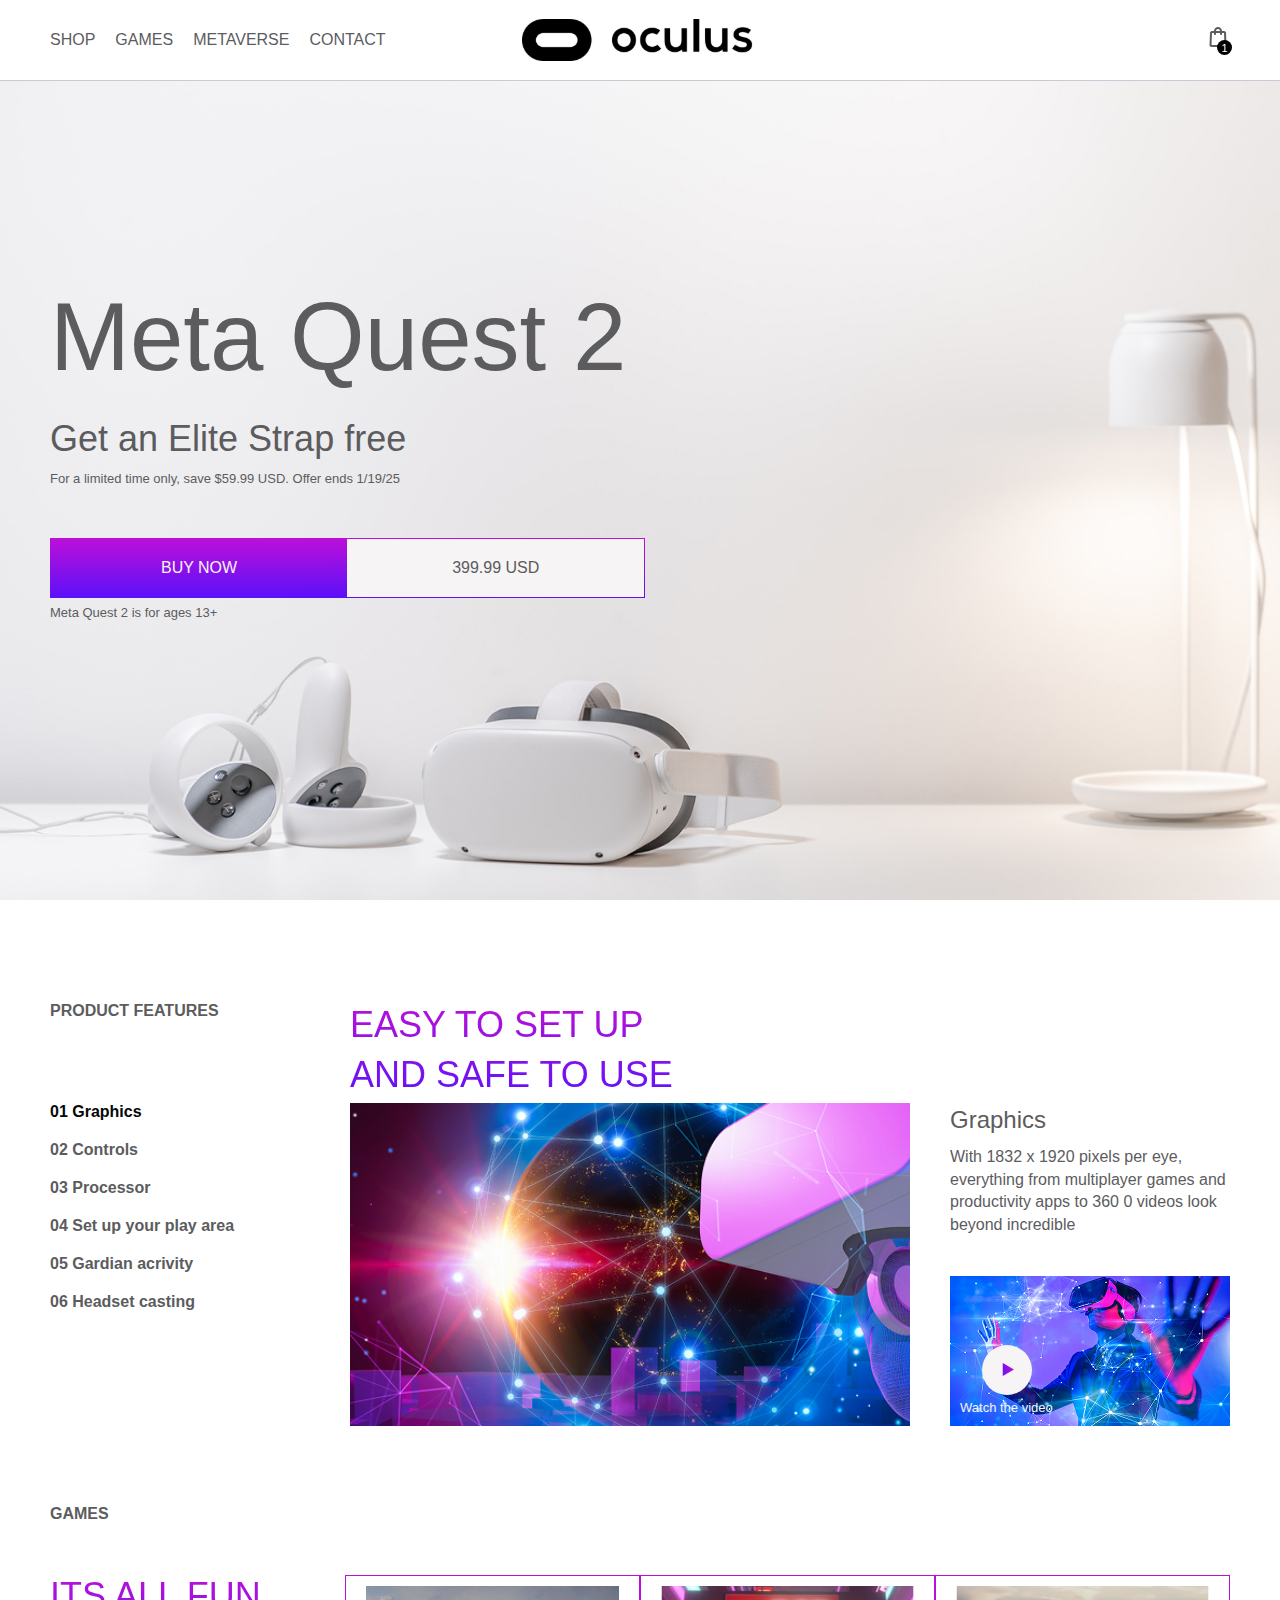
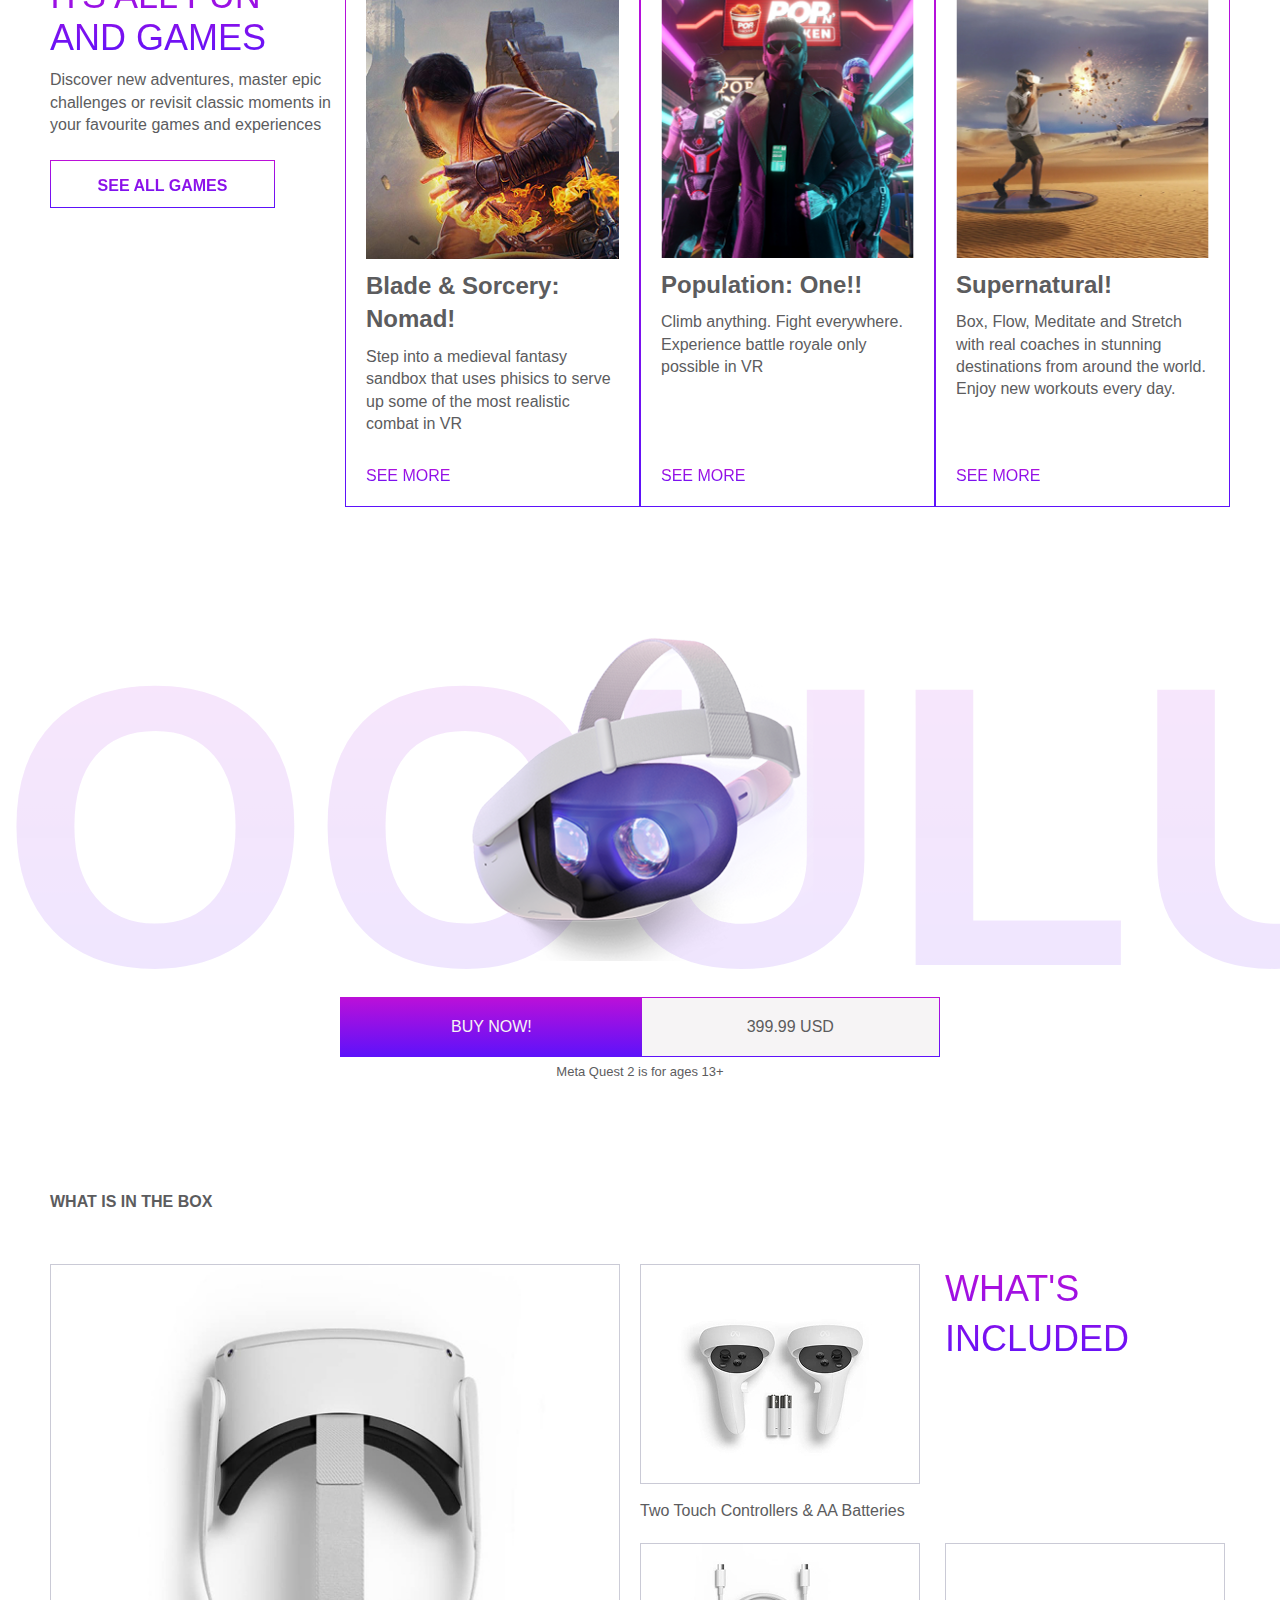
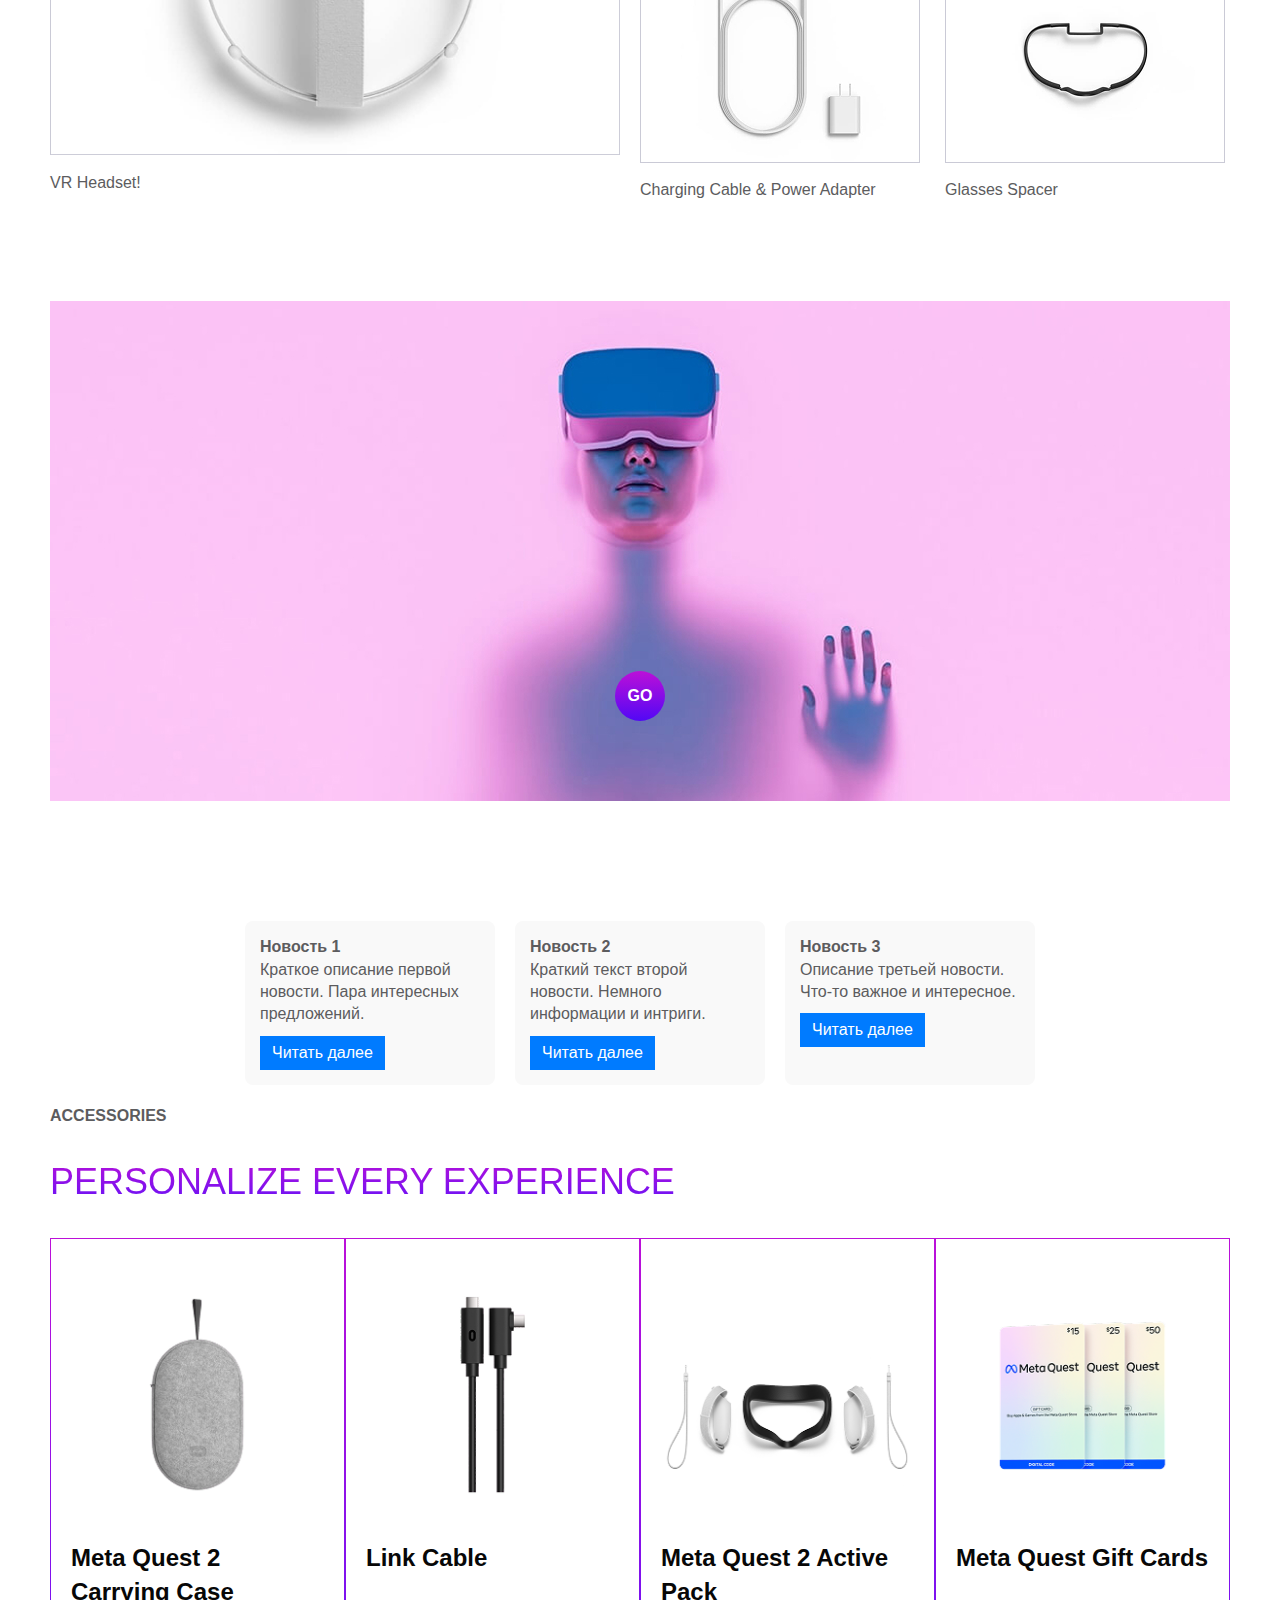
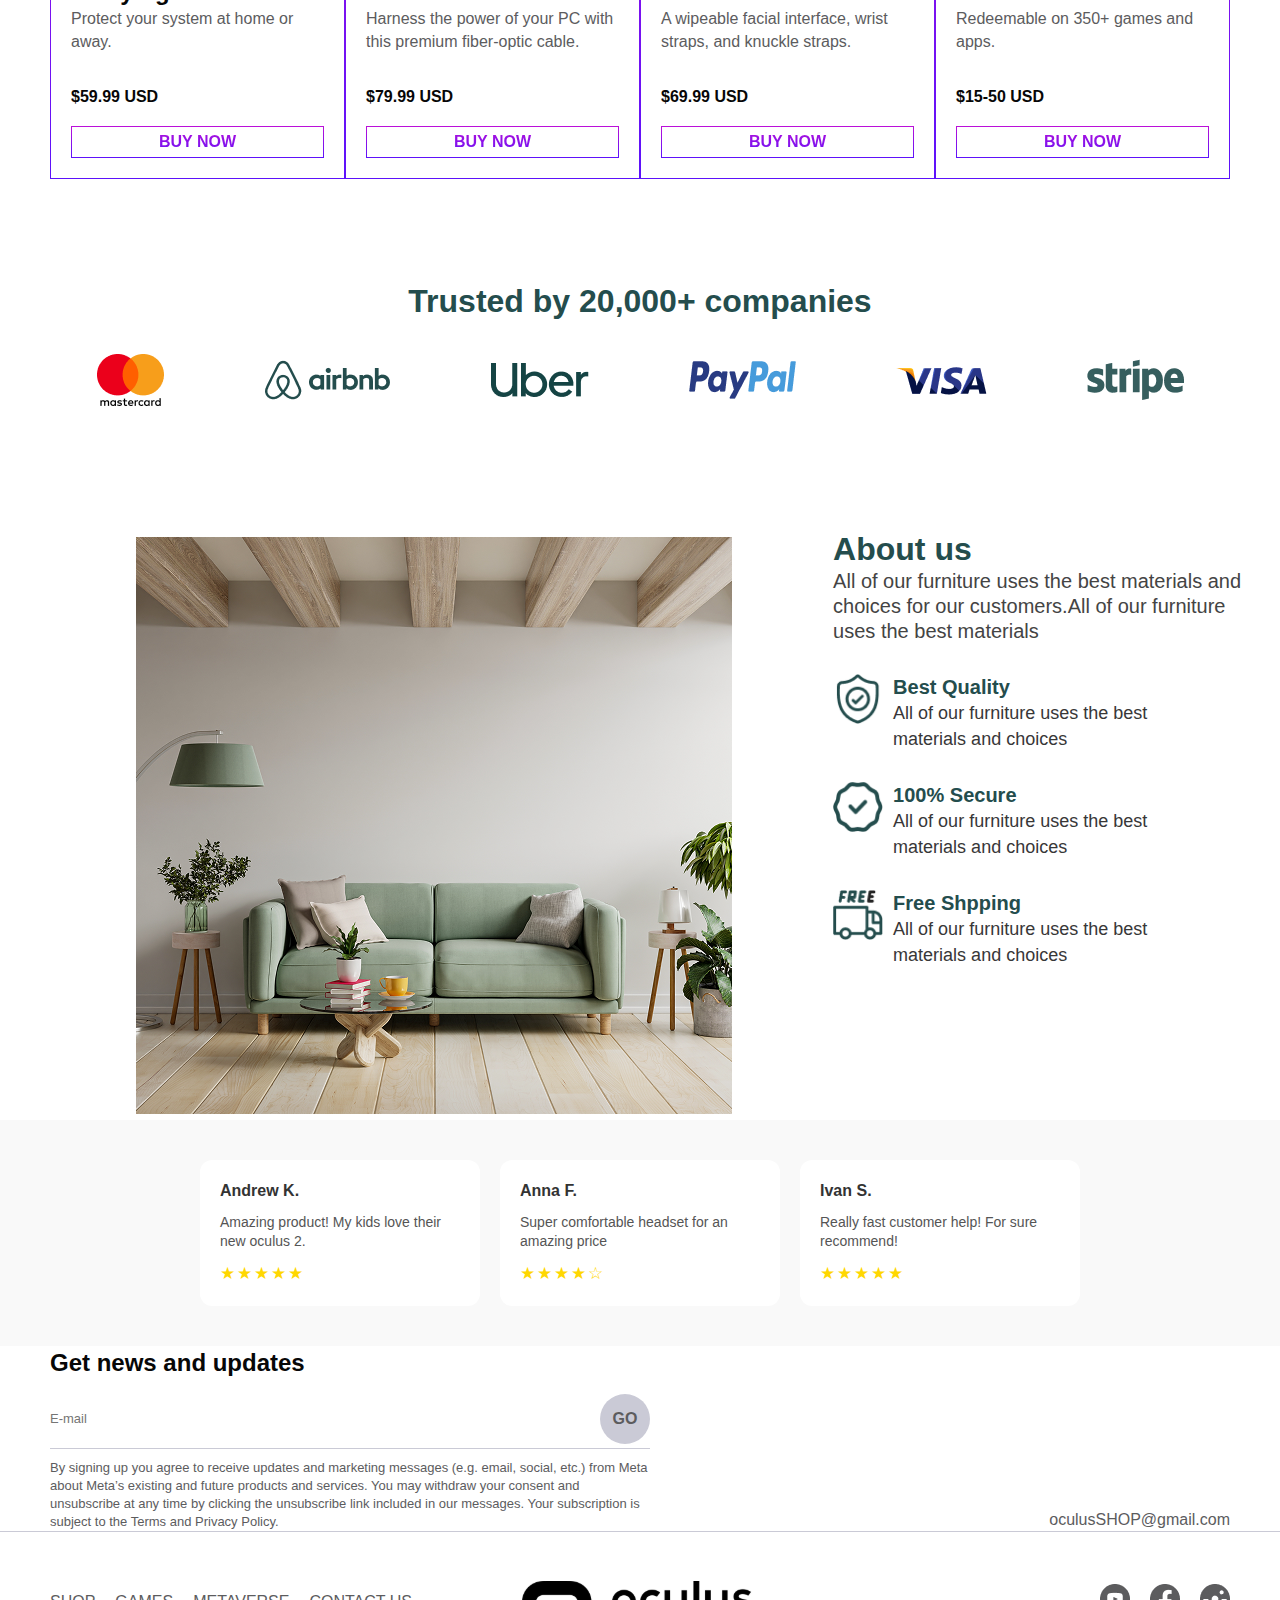
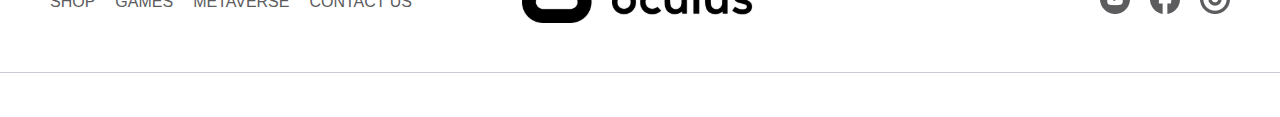
<file: index.html>
<!DOCTYPE html>
<html lang="en">
<head>
    <meta charset="UTF-8">
    <meta name="viewport" content="width=device-width, initial-scale=1.0">
    <title>Document</title>
    <link rel="stylesheet" href="css/reset.css">
    <link rel="stylesheet" href="css/style.css">
</head>
<body>
   
    <header class="header">
        <div class="container">
            <nav class="nav">
              <button class="menu-btn">
                <span></span>
                <span></span>
                 <span></span>
              </button>
                <ul class="menu">
                    <li class="menu__list"><a href="#shop" class="menu__link">SHOP</a></li>
                    <li class="menu__list"><a href="#game" class="menu__link">GAMES</a></li>
                    <li class="menu__list"><a href="#meta" class="menu__link">METAVERSE</a></li>
                    <li class="menu__list"><a href="#con" class="menu__link">CONTACT</a></li>
                </ul>
                <a href="#" class="logo">
                    <img src="images/logo.svg" alt="">
                </a>
                <a href="" class="basket basket--on">
                    <img src="images/basket.svg" alt="">
                    <span>1</span>
                </a>
            </nav>
        </div>
    </header>


   
    <main class="main" id="shop">
        <section class="top">
            <div class="container">
               <h1 class="title">Meta Quest 2</h1>
               <p class="subtitle">Get an Elite Strap free</p>
               <p class="top__text">For a limited time only, save $59.99 USD.
                 Offer ends 1/19/25</p>
                 <button class="buy-btn">
                    <span class="buy-btn__text">BUY NOW</span>
                    <span class="buy-btn__price">399.99 USD</span>
                 </button>
                 <p class="buy__text">
                    Meta Quest 2 is for ages 13+
                 </p>
            </div>
        </section>

      

        <section class="features" id="meta">
            <div class="container">
                <div class="features__titles">
                    <h2 class="features__title section-title">PRODUCT FEATURES</h2>
                    <p class="features__text">Easy to set up and safe to use</p>
                </div>
                <div class="tabs">
                    <div class="tabs__btn">
                        <button class="tabs__btn-item tabs__btn-item--active" data-button="content1">01 Graphics</button>
                        <button class="tabs__btn-item" data-button="content2">02 Controls</button>
                        <button class="tabs__btn-item" data-button="content3">03 Processor</button>
                        <button class="tabs__btn-item" data-button="content4">04 Set up your play area</button>
                        <button class="tabs__btn-item" data-button="content5">05 Gardian acrivity</button>
                        <button class="tabs__btn-item" data-button="content6">06 Headset casting</button>
                      
                    </div>
                    
                   
                    <div class="tabs__content">
                        <div class="tabs__content-item tabs__content-item--active" id="content1">
                            <img class="tabs__content-img" src="images/content.jpg" alt="">
                            <div class="tabs__content-box">
                                <h3>Graphics</h3>
                                <p>With 1832 x 1920 pixels per eye, everything from multiplayer games and productivity apps to 360 0 videos look beyond incredible</p>
                            </div>
                            <div class="video">
                                <button class="video__btn">
                                    <img src="images/play.svg" alt="">
                                </button>
                                <span>Watch the video</span>
                            </div>
                        </div>


                        <div class="tabs__content-item" id="content2">
                            <img class="tabs__content-img" src="images/content.jpg" alt="">
                            <div class="tabs__content-box">
                                <h3>Graphics</h3>
                                <p>With 1832 x 1920 pixels per eye, everything from multiplayer games and productivity apps to 360 0 videos look beyond incredible</p>
                            </div>
                            <div class="video">
                                <button class="video__btn">
                                    <img src="images/play.svg" alt="">
                                </button>
                                <span>Watch the video</span>
                          
                        </div>


                        <div class="tabs__content-item" id="content3">
                            <img class="tabs__content-img" src="images/content.jpg" alt="">
                            <div class="tabs__content-box">
                                <h3>Graphics</h3>
                                <p>With 1832 x 1920 pixels per eye, everything from multiplayer games and productivity apps to 360 0 videos look beyond incredible</p>
                            </div>
                            <div class="video">
                                <button class="video__btn">
                                    <img src="images/play.svg" alt="">
                                </button>
                                <span>Watch the video</span>
                          
                        </div>


                        <div class="tabs__content-item" id="content4">
                            <img class="tabs__content-img" src="images/content.jpg" alt="">
                            <div class="tabs__content-box">
                                <h3>Graphics</h3>
                                <p>With 1832 x 1920 pixels per eye, everything from multiplayer games and productivity apps to 360 0 videos look beyond incredible</p>
                            </div>
                            <div class="video">
                                <button class="video__btn">
                                    <img src="images/play.svg" alt="">
                                </button>
                                <span>Watch the video</span>
                          
                        </div>


                        <div class="tabs__content-item" id="content5">
                            <img class="tabs__content-img" src="images/content.jpg" alt="">
                            <div class="tabs__content-box">
                                <h3>Graphics</h3>
                                <p>With 1832 x 1920 pixels per eye, everything from multiplayer games and productivity apps to 360 0 videos look beyond incredible</p>
                            </div>
                            <div class="video">
                                <button class="video__btn">
                                    <img src="images/play.svg" alt="">
                                </button>
                                <span>Watch the video</span>
                          
                        </div>


                        <div class="tabs__content-item" id="content6">
                            <img class="tabs__content-img" src="images/content.jpg" alt="">
                            <div class="tabs__content-box">
                                <h3>Graphics</h3>
                                <p>With 1832 x 1920 pixels per eye, everything from multiplayer games and productivity apps to 360 0 videos look beyond incredible</p>
                            </div>
                            <div class="video">
                                <button class="video__btn">
                                    <img src="images/play.svg" alt="">
                                </button>
                                <span>Watch the video</span>
                        </div>
                      
                    </div>
                </div>
            </div>
        </section> 



        <section class="game" id="game">
            <div class="container">
              <h2 class="section-title game__title">GAMES</h2>
              <div class="game__inner">
                <div class="game__descr">
                  <p class="game__descr-title">Its all fun and games</p>
                  <p class="game__descr-text">
                    Discover new adventures, master epic challenges or revisit
                    classic moments in your favourite games and experiences
                  </p>
                  <a class="game__link" href="#">SEE ALL GAMES</a>
                </div>
                <div class="game__item">
                  <img class="game__item-img" src="images/img1.jpg" alt="" />
                  <h3 class="game__item-title">Blade & Sorcery: Nomad!</h3>
                  <p class="game__item-text">
                    Step into a medieval fantasy sandbox that uses phisics to serve
                    up some of the most realistic combat in VR
                  </p>
                  <a href="" class="game__item-link">SEE MORE</a>
                </div>
                <div class="game__item">
                  <img class="game__item-img" src="images/img2.jpg" alt="" />
                  <h3 class="game__item-title">Population: One!!</h3>
                  <p class="game__item-text">
                    Climb anything. Fight everywhere. Experience battle royale only
                    possible in VR
                  </p>
                  <a href="" class="game__item-link">SEE MORE</a>
                </div>
                <div class="game__item">
                  <img class="game__item-img" src="images/img3.jpg" alt="" />
                  <h3 class="game__item-title">Supernatural!</h3>
                  <p class="game__item-text">
                    Box, Flow, Meditate and Stretch with real coaches in stunning
                    destinations from around the world. Enjoy new workouts every
                    day.
                  </p>
                  <a href="" class="game__item-link">SEE MORE</a>
                </div>
              </div>
            </div>
          </section>

          <div class="buy">
            <p class="buy__bg">OCULUS</p>
            <img src="images/oculus-galss.png" alt="" class="buy__img">
            <button class="buy-btn">
              <span class="buy-btn__text">BUY NOW!</span>
              <span class="buy-btn__price">399.99 USD</span>
            </button>
            <p class="buy__text">Meta Quest 2 is for ages 13+</p>
          </div>
          
         

          <section class="equipment">
            <div class="container">
              <h2 class="equipment__title section-title"> WHAT IS IN THE BOX</h2>
              <div class="equipment__box">
                <div class="equipment__box-item equipment__box-item--one">
                  <img class="equipment__box-img" src="images/item1.jpg" alt="" />
                  <p class="equipment__box-text">VR Headset!</p>
                </div>
                <div class="equipment__box-item">
                  <img class="equipment__box-img" src="images/item2.jpg" alt="" />
                  <p class="equipment__box-text">
                    Two Touch Controllers & AA Batteries
                  </p>
                </div>
                <div class="equipment__box-item--title">
                  <p class="equipment__box-title">What's included</p>
                </div>
                <div class="equipment__box-item">
                  <img class="equipment__box-img" src="images/item3.jpg" alt="" />
                  <p class="equipment__box-text">Charging Cable & Power Adapter</p>
                </div>
                <div class="equipment__box-item">
                  <img class="equipment__box-img" src="images/item4.png" alt="" />
                  <p class="equipment__box-text">Glasses Spacer</p>
                </div>
              </div>
            </div>
          </section>



          <div class="promo">
            <div class="container">
              <div class="promo__inner">
                <button class="promo__btn">GO</button>
              </div>
            </div>
          </div>



          <section class="news">
            
            <div class="news-card">
              <h3>Новость 1</h3>
              <p>Краткое описание первой новости. Пара интересных предложений.</p>
              <button>Читать далее</button>
            </div>
            <div class="news-card">
              <h3>Новость 2</h3>
              <p>Краткий текст второй новости. Немного информации и интриги.</p>
              <button>Читать далее</button>
            </div>
            <div class="news-card">
              <h3>Новость 3</h3>
              <p>Описание третьей новости. Что-то важное и интересное.</p>
              <button>Читать далее</button>
            </div>
          </section>
          

          <section class="accessories">
            <div class="container">
              <h2 class="accessories__title section-title">ACCESSORIES</h2>
              <p class="accessories__text">Personalize every experience</p>
              <div class="accessories__items">
                <div class="accessories__item">
                  <img class="accessories__item-img" src="images/ac1.png" alt="">
                  <h3 class="accessories__item-title">Meta Quest 2 Carrying Case</h3>
                  <p class="accessories__item-text">Protect your system at home or away.</p>
                  <p class="accessories__item-price">$59.99 USD</p>
                  <button class="accessories__item-btn">BUY NOW</button>
                </div>
                <div class="accessories__item">
                  <img class="accessories__item-img" src="images/ac2.png" alt="">
                  <h3 class="accessories__item-title">Link Cable</h3>
                  <p class="accessories__item-text">Harness the power of your PC with this premium fiber-optic cable.</p>
                  <p class="accessories__item-price">$79.99 USD</p>
                  <button class="accessories__item-btn">BUY NOW</button>
                </div>
                <div class="accessories__item">
                  <img class="accessories__item-img" src="images/ac3.png" alt="">
                  <h3 class="accessories__item-title">Meta Quest 2 Active Pack</h3>
                  <p class="accessories__item-text">A wipeable facial interface, wrist straps, and knuckle straps.</p>
                  <p class="accessories__item-price">$69.99 USD</p>
                  <button class="accessories__item-btn">BUY NOW</button>
                </div>
                <div class="accessories__item">
                  <img class="accessories__item-img" src="images/ac4.png" alt="">
                  <h3 class="accessories__item-title">Meta Quest Gift Cards</h3>
                  <p class="accessories__item-text">Redeemable on 350+ games and apps.</p>
                  <p class="accessories__item-price">$15-50 USD</p>
                  <button class="accessories__item-btn">BUY NOW</button>
                </div>
              </div>
            </div>
          </section>



          <section class="trust">
            <h2 class="trust__text">Trusted by 20,000+ companies</h2>
            <div class="photos">
                <img src="images/master.png" alt="">
                <img src="images/air.png" alt="">
                <img src="images/uber.png" alt="">
                <img src="images/paypal.png" alt="">
                <img src="images/visa.png" alt="">
                <img src="images/stripe.png" alt="">
            </div>
            </section>
            
            
            
            
            <section class="aboutUS">
                
            <div class="aboutDIV">
                <img src="images/couch.png" alt="">
            </div>
            
            
            <div class="aboutDIV2">
                <h2 class="aboutH">About us</h2>
                <p class="aboutP">All of our furniture uses the best materials and<br> choices for our customers.All of our furniture<br> uses the best materials</p>
            
            
                <div class="photosAbout">
                    <img class="aboutPHOTO" src="images/shield.png" alt="">
                    <div class="insideAbout">
                    <h3 class="aboutClass">Best Quality</h3>
                    <p class="pAbt">All of our furniture uses the best<br> materials and choices</p>
                </div>
                </div>
            
            
                <div class="photosAbout">
                    <img class="aboutPHOTO" src="images/check.png" alt="">
                    <div class="insideAbout">
                    <h3 class="aboutClass">100% Secure</h3>
                    <p class="pAbt">All of our furniture uses the best<br> materials and choices</p>
                </div>
                </div>
            
            
            
                <div class="photosAbout">
                    <img class="aboutPHOTO" src="images/free.png" alt="">
                    <div class="insideAbout">
                    <h3 class="aboutClass">Free Shpping</h3>
                    <p class="pAbt">All of our furniture uses the best<br> materials and choices</p>
                </div>
                </div>
            
            </div>
            </section>





          <section class="reviews">
            <div class="review-card">
              <h4>Andrew K.</h4>
              <p>Amazing product! My kids love their new oculus 2.</p>
              <div class="stars">★★★★★</div>
            </div>
            <div class="review-card">
              <h4>Anna F.</h4>
              <p>Super comfortable headset for an amazing price</p>
              <div class="stars">★★★★☆</div>
            </div>
            <div class="review-card">
              <h4>Ivan S.</h4>
              <p>Really fast customer help! For sure recommend! </p>
              <div class="stars">★★★★★</div>
            </div>
          </section>         

          <section class="contacts" id="con">
            <div class="container">
              <h2 class="contacts__title">Get news and updates</h2>
              <div class="contacts__inner">
                <div class="contacts__form">
                  <form class="form">
                    <input class="form__input" type="email" placeholder="E-mail" />
                    <button class="form__btn" type="submit">go</button>
                  </form>
                  <p class="contacts__text">
                    By signing up you agree to receive updates and marketing
                    messages (e.g. email, social, etc.) from Meta about Meta’s
                    existing and future products and services. You may withdraw your
                    consent and unsubscribe at any time by clicking the unsubscribe
                    link included in our messages. Your subscription is subject to
                    the Terms and Privacy Policy.
                  </p>
                </div>
                <a href="" class="contacts__email">oculusSHOP@gmail.com</a>
              </div>
            </div>
          </section>
    </main>


    <footer class="footer">
      <div class="container">
        <nav class="nav">
          <ul class="menu">
            <li class="menu__list">
              <a class="menu__link" href="#equipment">SHOP</a>
            </li>

            <li class="menu__list">
              <a class="menu__link" href="#game">GAMES</a>
            </li>

            <li class="menu__list">
              <a class="menu__link" href="#feature">METAVERSE</a>
            </li>

            <li class="menu__list">
              <a class="menu__link" href="#contact">CONTACT US</a>
            </li>

          </ul>

          <a class="logo" href="#">
            <img src="images/logo.svg" alt=""/>
          </a>
          <ul class="social" href="#">
            <li class="social-item">
              <a href="" class="social__link">
                <img src="images/y1.jpg" alt=""
              /></a>
            </li>
            <li class="social-item">
              <a href="" class="social__link">
                <img src="images/f2.jpg" alt=""
              /></a>
            </li>
            <li class="social-item">
              <a href="" class="social__link">
                <img src="images/i3.jpg" alt=""
              /></a>
            </li>
          </ul>
        </nav>
      </div>

    </footer>
 
    <script src="js/main.js"></script>
    


  
    


</body>
</html>
</file>
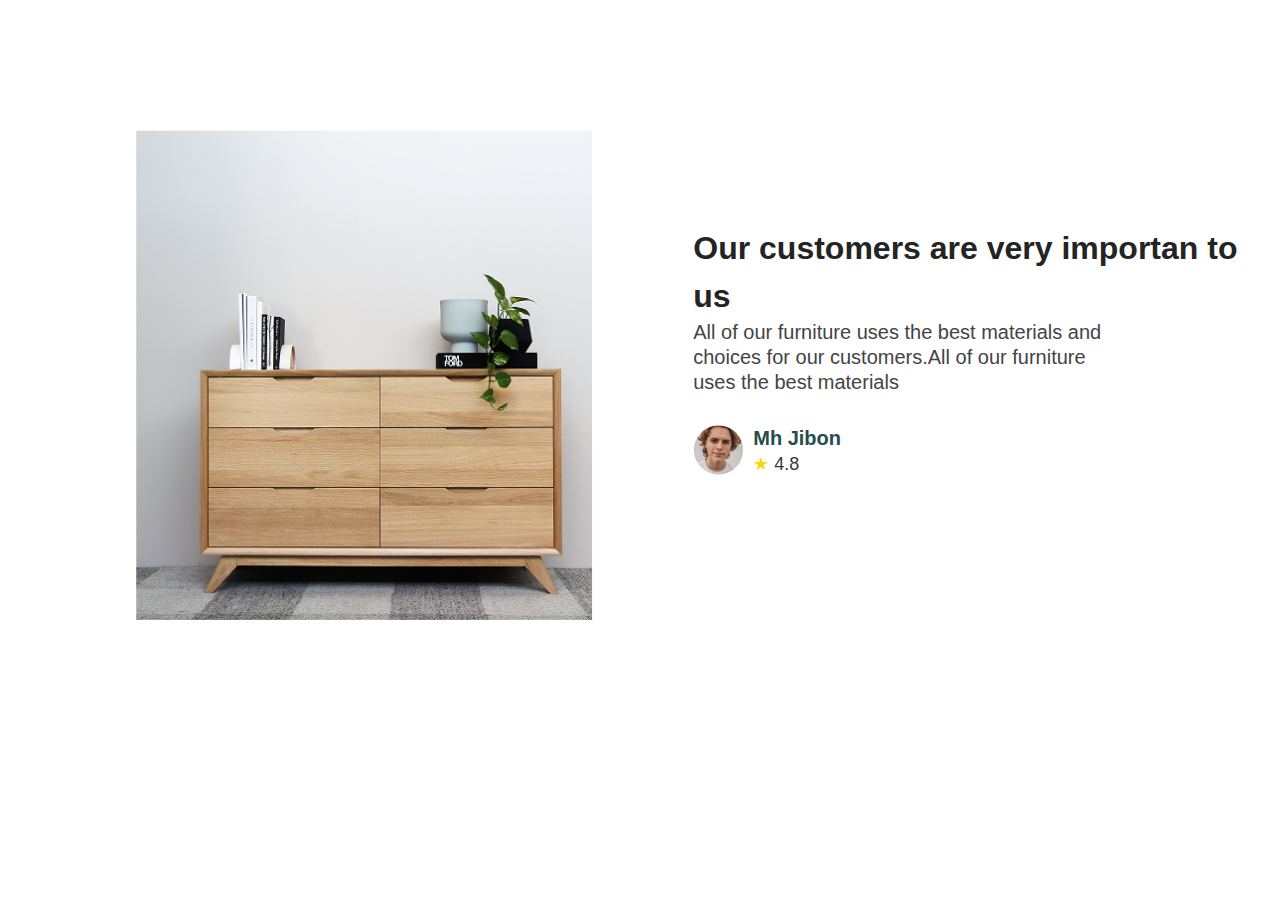
<file: workINprogress.html>
<!DOCTYPE html>
<html lang="en">
<head>
    <meta charset="UTF-8">
    <meta name="viewport" content="width=device-width, initial-scale=1.0">
    <title>Document</title>
    <link rel="stylesheet" href="css/reset.css">
    <link rel="stylesheet" href="css/style.css">
</head>
<body>
    

    <section class="aboutUS">
                
        <div class="aboutDIV">
            <img src="images/shelf.png" alt="">
        </div>
        
        
        <div class="aboutDIV2">
            <h2 class="aboutH2">Our customers are very importan to us</h2>
            <p class="aboutP">All of our furniture uses the best materials and<br> choices for our customers.All of our furniture<br> uses the best materials</p>
        
        
            <div class="photosAbout">
                <img class="aboutPHOTO" src="images/face.png" alt="">
                <div class="insideAbout">
                <h3 class="aboutClass">Mh Jibon</h3>
                <p class="pAbt"><span class="star0">★</span>  4.8</p>
            </div>
            </div>
        

            
        </div>
        </section>


</body>
</html>
</file>
<file: css/style.css>
@font-face {
  font-family: 'Helvetica', sans-serif;
  src: url(../fonts/helvetica.woff2);
  font-style: normal;
  font-weight: 400;
}

@font-face {
  font-family: 'Helvetica-Bold', sans-serif;
  src: url(../fonts/helvetica-bold.woff2);
  font-style: normal;
  font-weight: 700;
}

html{
  box-sizing: border-box;
}

*,
*::before,
*::after{
  box-sizing: inherit;
}

a{
  color: inherit;
  text-decoration: none;
}

li{
  list-style: none;
}

img{
  max-width: 100%;
}

button{
  color: inherit;
  font-size: inherit;
  background-color: transparent;
  border: none;
  cursor: pointer;
  font-family: inherit;
  padding: 0;
}

.container{
  max-width: 1200px;
  padding: 0 10px;
  margin: 0 auto;
}

body{
  font-family: 'Helvetica', sans-serif;
  font-weight: 400;
  font-size: 16px;
  line-height: 1.4;
  color: #5C5C5E;
  min-width: 320px ;
  overflow-x: hidden;
}

.header{
  border-bottom: 1px solid #CACAD6;
}

.nav{
 display: grid;
 grid-template-columns: repeat(3, 1fr);
 align-items: center;
 height: 80px;
}

.menu-btn{
  display: none;
  width: 40px;
  height: 30px;

  flex-direction: column;
  justify-content: space-between;
}

.menu-btn span{
  width: 100%;
height: 2px;
background: #000;
}

.menu{
  display: flex;
  gap: 0 20px;
}

.logo{
  justify-self: center;
  display: flex;
}


.basket {
  position: relative;
  justify-self: end;
}

.basket--on span { 
  font-size: 11px; 
  width: 15px; 
  height: 15px; 
  background-color: #000; 
  border-radius: 50%; 
  color: #fff;
   position: absolute;
    display: flex; 
line-height: 0; 
align-items: center;
bottom: 0;
 right: -2px;
justify-content: center;
} 

.top{
  min-height: calc(100vh - 81px);
  background-image: url(../images/top-bg.jpg);
  background-repeat: no-repeat;
  background-size: cover;
  background-position: bottom center;
}

.title{
  padding-top: 16%;
  font-size: 96px;
  margin-bottom: 10px;
  font-weight: 400;
}

.subtitle{
font-size: 36px;
margin-bottom: 5px;
}

.top__text{
  font-size: 13px;
  margin-bottom: 50px;
}

.buy__text{
  padding-top: 6px;
font-size: 13px;
}

.buy-btn{
   cursor: pointer;
   border: none;
   background: linear-gradient(180deg, #BC10D8 0% , rgba(80, 0, 250, 0.93) 100%);
   display: flex;
   padding: 0;
   text-transform: uppercase;
   padding: 1px;
}

.buy-btn__text{
color: #F6F4F5;
padding: 20px 110px;
text-transform: uppercase;
}
.buy-btn__price{
  background-color: #F6F4F5;
  padding: 20px 105px;
  
}

.features{
  padding: 100px 0;
}

.features__titles{
  display: flex;
}

.features__title{
  flex-basis: 300px;
  padding-right: 20px;
}



.features__text{
  max-width: 330px;
  text-transform: uppercase;
  font-size: 36px;
  margin-bottom: 2px;
  background: linear-gradient(180deg, #BC10D8 0%, rgba(80, 0, 250, 0.93) 100%);
  -webkit-background-clip: text;
  -webkit-text-fill-color: transparent;
}

.tabs{
  display: grid;
  grid-template-columns: 300px auto;
}
.tabs__btn{
  display: flex;
  flex-direction: column;
  align-items: start;
}
.tabs__btn-item{
  font-weight: 700;
  margin-bottom: 20px;
}
.tabs__btn-item--active{
  color: #070707;
}

.tabs__content{
  position: relative;
  min-height: 300px;
}


.tabs__content-item{
  display: grid;
  grid-template-columns: auto 280px;
  grid-template-rows: auto 150px;
  gap: 40px;
  opacity: 0;
  position: absolute;
  transition: opacity .3s ease;
}

.tabs__content-item--active{
  opacity: 1;
}

.tabs__content-img{
  grid-row: 1/-1;
  align-self: stretch;
  object-fit: cover;
}

.tabs__content-box h3{
  font-weight: 400;
  font-size: 24px;
  margin-bottom: 10px;
}

.video{
  grid-column: 2/3;
  width: 280px;
  height: 150px;
  background-image: url(../images/content-bg.jpg);
  background-repeat: no-repeat;
  background-size: cover;
  background-position: center;
  display: flex;
  flex-direction: column;
  justify-content: flex-end;
  align-items: flex-start;
  padding: 9px 10px;
}

.video__btn{
margin-left: 22px;
}

.video span{
font-size: 13px;
color: #F6F4F5;
}

.game{
  margin-bottom: 100px;
}

.game__title{
  margin-bottom: 50px;
}

.game__inner{
  display: grid;
  grid-template-columns: repeat(4, 1fr);
}

.game__descr{
  padding-right: 10px;
}

.game__descr-title{
  margin-bottom: 10px;
  font-size: 36px;
  text-transform: uppercase;
  line-height: normal;
  background: linear-gradient(180deg, #bc10d8 0%, rgba(80, 0, 250, 0.93) 100%);
  background-clip: text;
  -webkit-background-clip: text;
  -webkit-text-fill-color: transparent;
}

.game__descr-text{
  margin-bottom: 24px;
}

.game__link{
  display: inline-block;
  font-weight: 700;
  font-size: 16px;
  padding: 16px 15px 12px;
  border: 1px solid;
  border-image: linear-gradient(180deg, #bc10d8 0%, rgba(80, 0, 250, 0.93) 100%) 1;
  text-transform: uppercase;
  line-height: normal;
  background: linear-gradient(180deg, #bc10d8 0%, rgba(80, 0, 250, 0.93) 100%);
  background-clip: text;
  -webkit-background-clip: text;
  -webkit-text-fill-color: transparent;
  width: 225px;
  text-align: center;
  transition: all 0.5s ease;
}

.game__item{
  padding: 10px 20px 18px;
  border: 1px solid;
  border-image: linear-gradient(180deg, #bc10d8 0%, rgba(80, 0, 250, 0.93) 100%)
    1;
  display: flex;
  flex-direction: column;
}

.game__item-img{
  margin-bottom: 10px;
}

.game__item-title{
  font-size: 24px;
  margin-bottom: 10px;
}

.game__item-text{
  margin-bottom: 30px;
}

.game__item-link{
  background: linear-gradient(180deg, #bc10d8 0%, rgba(80, 0, 250, 0.93) 100%);
  background-clip: text;
  -webkit-background-clip: text;
  -webkit-text-fill-color: transparent;
  margin-top: auto;
}

.buy {
  margin-bottom: 110px;
  padding-top: 20px;
  text-align: center;
  position: relative;
  overflow-x: hidden;
}


.buy__img {
  margin-bottom: 30px;
  transition: transform 0.5s ease;
}

.buy__img:hover {
  cursor: pointer;
  transform: scale(110%);
}

.buy .buy-btn {
  margin: 0 auto;
}

.buy__bg {
  position: absolute;
  z-index: -1;
  font-weight: 700;
  font-size: 400px;
  line-height: 400px;
  opacity: 0.1;

  background: linear-gradient(180deg, #bc10d8 0%, rgba(80, 0, 250, 0.93) 100%);
  background-clip: text;
  -webkit-background-clip: text;
  -webkit-text-fill-color: transparent;
  animation: line-text 6s linear 1s infinite;
}

@keyframes line-text {
  from {
    transform: translateX(115%);
    transform-origin: left-center;
  }
  to {
    transform: translateX(-115%);
    transform-origin: right-center;
  }
}

.equipment {
  margin-bottom: 100px;
}
.equipment__title {
  margin-bottom: 50px;
}
.equipment__box {
  display: grid;
  grid-template-columns: 2fr 1fr 1fr;
  grid-template-rows: repeat(2, 1fr);
  gap: 20px;
}

.equipment__box-img {
  margin-bottom: 10px;
}
.equipment__box-title {
  font-size: 36px;
  text-transform: uppercase;
  background: var(
    --gradient,
    linear-gradient(180deg, #bc10d8 0%, rgba(80, 0, 250, 0.93) 100%)
  );
  background-clip: text;
  -webkit-background-clip: text;
  -webkit-text-fill-color: transparent;
}
.equipment__box-item--one {
  grid-row: 1/-1;
}
.equipment__box-item {
  transition: all 0.5s ease;
}
.equipment__box-item:hover {
  transform: scale(105%);
  cursor: pointer;
 
}

.promo {
  margin-bottom: 100px;
}
.promo__inner {
  background-image: url(/images/back.jpg);
  min-height: 500px;
  background-size: cover;
  background-repeat: no-repeat;
  background-position: center;
  text-align: center;
  position: relative;
}

.promo__btn {
  font-weight: 700;
  color: #fff;
  background: linear-gradient(180deg, #bc10d8 0%, rgba(80, 0, 250, 0.93) 100%);
  border-radius: 50%;
  width: 50px;
  height: 50px;
  display: flex;
  justify-content: center;
  align-items: center;
  position: absolute;
  bottom: 80px;
  left: 0;
  right: 0;
  margin: 0 auto;
}










.accessories {
  margin-bottom: 100px;
}

.accessories__title {
  margin-bottom: 30px;
}

.accessories__text {
  font-size: 36px;
  text-transform: uppercase;
  margin-bottom: 30px;
  background: linear-gradient(180deg, #bc10d8 0%, rgba(80, 0, 250, 0.93) 100%);
  background-clip: text;
  -webkit-background-clip: text;
  -webkit-text-fill-color: transparent;
}

.accessories__items {
  display: grid;
  grid-template-columns: repeat(4, 1fr);
}

.accessories__item {
  padding: 20px;
  border: 1px solid;
  border-image: linear-gradient(180deg, #bc10d8 0%, rgba(80, 0, 250, 0.93) 100%)
    1;
  display: flex;
  flex-direction: column;
  justify-content: space-between;
}

.accessories__item-img {
  margin-bottom: 10px;
}

.accessories__item-title {
  color: #070707;
  font-size: 24px;
  min-height: 67px;
}

.accessories__item-text {
  margin-bottom: 35px;
  margin-top: auto;
}

.accessories__item-price {
  font-size: 16px;
  font-weight: 700;
  line-height: 18px;
  color: #070707;
  margin-bottom: 20px;
  margin-top: auto;
}




.accessories__item-btn {
  border: 1px solid;
  border-image: linear-gradient(180deg, #bc10d8 0%, rgba(80, 0, 250, 0.93) 100%)
    1;
  padding: 6px;
  font-weight: 700;
  background: linear-gradient(180deg, #bc10d8 0%, rgba(80, 0, 250, 0.93) 100%);
  background-clip: text;
  -webkit-background-clip: text;
  -webkit-text-fill-color: transparent;
  text-align: center;
  width: 100%;
}



.contacts__title {
  font-size: 24px;
  line-height: 33px;
  color: #070707;
  margin-bottom: 10px;
}
.contacts__inner {
  display: flex;
  justify-content: space-between;
  align-items: flex-end;
}
.contacts__form {
  flex-basis: 600px;
}
.form {
  margin-bottom: 10px;
  position: relative;
}
.form__input {
  width: 100%;
  border: none;
  border-bottom: 1px solid #cacad6;
  padding: 22px 70px 22px 0;
}

.form__input::placeholder {
  font-family: Helvetica;
  font-size: 13px;
  font-weight: 400;
  line-height: 18px;
}
.form__btn {
  width: 50px;
  height: 50px;
  text-transform: uppercase;
  border-radius: 50%;
  background-color: #cacad6;
  font-weight: 700;
  color: #5c5c5e;
  position: absolute;
  right: 0;
  bottom: 5px;
}
.contacts__text {
  font-size: 13px;
}
.footer {
  border-top: 1px solid #cacad6;
  border-bottom: 1px solid #cacad6;
  margin-bottom: 44px;
  padding: 30px 0;
}

.social {
  display: flex;
  gap: 20px;
  justify-self: flex-end;
}

@media (max-width:1140px){
  .footer .menu{
    display: none;
  }
  .footer .nav{
    display: flex;
    justify-content: space-between;

  }
}


@media (max-width:992px){
  .tabs{
    display: block;
  }
  .tabs__btn{
    display: block;
    column-count: 2;
  }
  .tabs__btn-item{
    display: block;
  }
  .game__inner{
    grid-template-columns: repeat(2, 1fr);
    gap: 25px;
  }
  .accessories__items{
    display: grid;
    grid-template-columns: repeat(2, 1fr);
    gap: 30px;
  }
}

@media (max-width:820px){
.equipment__box{
  grid-template-columns: 1fr 1fr 1fr;
}
.contacts__inner{
  display: block;
}
.contacts__form{
  margin-bottom: 20px;
}
.menu-btn{
  display: flex;
}
.menu{
  transform: translateX(-100%);
  transition: transform 1s;
  position: absolute;
  top: 80px;
  left: 0px;
  right: 0px;
  width: 320px;
  background-color: darkorchid;
  color: #fff;
  padding: 100px 0;
  flex-direction: column;
  align-items: center;
 
}
.menu.menu--active{
  transform: translateX(0%);
}
.menu__link{
  font-size: 24px;
  padding: 10px 0;
  display: inline-block;
}
}

@media (max-width:768px){
  .title{
    font-size: 66px;
  }
  .subtitle{
    font-size: 24px;
  }
}


@media (max-width:640px){
  .buy-btn{
    flex-direction: column;
    margin: 0 auto;
  }
  .top{
    text-align: center;
 
  }
}

@media (max-width:568px){
  .features__titles{
    display: block;
  }
  .tabs__content-item{
    display: block;
    height: 0;
    position: absolute;
  }
  .tabs__content-item--active{
    height: auto;
  }
  .video{
    width: auto;
    height: 250px;
    margin-top: 20px;
  }
  .game__inner{
    grid-template-columns: repeat(1, 1fr);
    gap: 25px;
  }
  .equipment__box{
    display: block;
  }
  .equipment__box-img{
    width: 100%;
  }
  .equipment__box-text{
    margin-bottom: 10px;
  }
  .accessories__items{
    grid-template-columns: repeat(1, 1fr);
    gap: 20px;

    
  }
  .accessories__text{
    font-size: 28px;
  }
  .nav{
    grid-template-rows: 1fr 2fr 1fr;
  }
  .footer .nav{
    flex-direction: column;
    height: auto;
  }
  .social{
    order: -1;
    margin-bottom: 20px;
    gap: 30px;
  }
}

@media (max-width:420px){
  .title{
    font-size: 48px;
  }
  .subtitle{
    font-size: 20px;
  }
  .tabs__btn{
    column-count: 1;
  }
  .features__text{
    font-size: 32px;    
  }
  .menu{
    width: 100%;
  }
 }








 .reviews {
  display: flex;
  gap: 20px;
  padding: 40px 20px;
  background-color: #f9f9f9;
  justify-content: center;
}

.review-card {
  background: white;
  border-radius: 12px;
  padding: 20px;
  width: 280px;
  transition: transform 0.3;
}

.review-card:hover {
  transform:scale(1.10);
}

.review-card h4 {
  margin-bottom: 10px;
  font-size: 16px;
  color: #333;
}

.review-card p {
  font-size: 14px;
  color: #555555;
  margin-bottom: 10px;
}

.stars {
  font-size: 17px;
  color: gold;
  letter-spacing: 2px;
}


 



.news {
  display: flex;
  gap: 20px;
  padding: 20px;
  justify-content: center;
  flex-wrap: wrap;
}

.news-card {
  background-color: #f9f9f9;
  border-radius: 8px;
  padding: 15px;
  width: 250px;
  transition: transform 0.3s;
}

.news-card:hover{
  transform: translateY(5px);
}


.news-card h3 {
  margin-top: 0;
}

.news-card button {
  margin-top: 10px;
  padding: 8px 12px;
  background-color: #007bff;
  color: white;
  cursor: pointer;
  transition: background-color 0.3s;
}

.news-card button:hover {
  background-color: #0056b3;
  transform: translateY(5px);
}










.trust__text{
 margin-top: 100px;
  font-weight: 700;
  font-size: 32px;
  color: #244D4D;
  text-align: center;
}
.photos{
  display: flex;
  justify-content: center;
  align-items: center;
  gap: 100px;
  flex-wrap: wrap;
  margin-top: 30px;
}



.aboutUS{
  display: flex;
  align-items: center;
}
.aboutDIV{
  margin-top: 130px;
  margin-left: 136.1px;
}
.aboutDIV2{
  margin-left: 100px;
}
.aboutH{
  color: #244D4D;
  font-weight: 700;
  font-size: 32px;
  line-height: 40px;
}
.aboutP{
  color: #444444;
  font-weight: 400;
  font-size: 20px;
  line-height: 25px;
}
.photosAbout{
  display: flex;
  gap: 10px;
  margin: 30px 0; 
}
.aboutClass{
  font-weight: 700;
  font-size: 20px;
  line-height: 26px;
  color:#244D4D ;
}
.pAbt{
font-weight: 400;
font-size: 18px;
line-height: 26px;
color: #383738;
}

.aboutPHOTO{
width: 50px;
height: 50px;
top: 24px;
left: 24px;
}








.star0{
  color: gold;
}

.aboutH2{
  margin-top: 105px;
  font-weight: 700;
  font-size: 32px;
  line-height: 48px;
  color: #242424;
}
</file>
